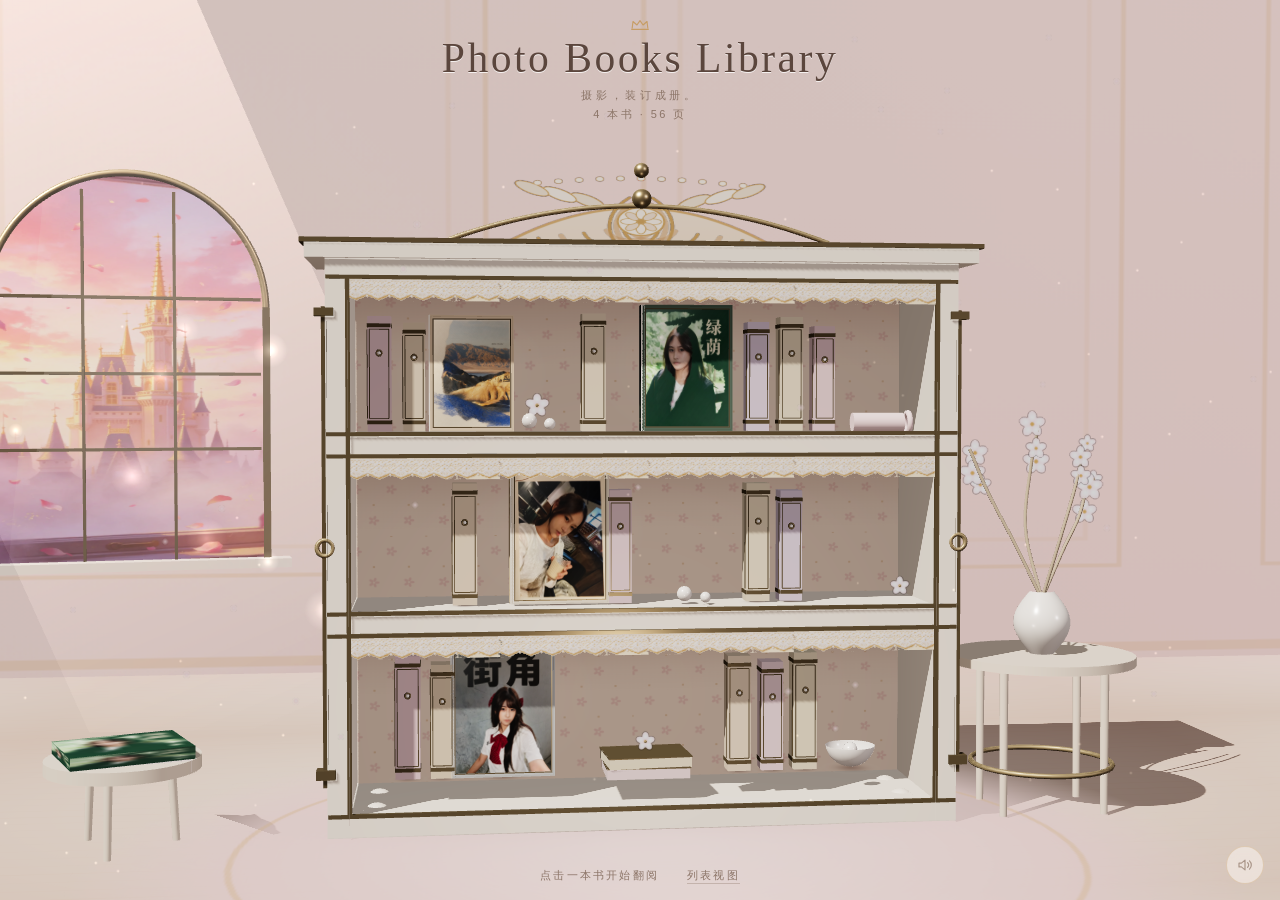
<file: index.html>
<!doctype html>
<html lang="zh-CN">
  <head>
    <meta charset="utf-8" />
    <meta name="viewport" content="width=device-width, initial-scale=1, viewport-fit=cover" />
    <meta name="theme-color" content="#f9eeea" />
    <meta name="description" content="三本照片书，摆在奶油色的书架上。" />
    <title>Photo Books Library</title>
    <link rel="icon" href="data:," />
    <link rel="stylesheet" href="shelf.css" />
  </head>
  <body>
    <div id="stage" role="img" aria-label="一个奶油色雕花书柜，上面摆着三本照片书。"></div>

    <header class="masthead">
      <svg class="crown" viewBox="0 0 24 16" fill="none" stroke="currentColor" stroke-width="1.3" aria-hidden="true">
        <path d="M2 13h20M3 12l1-8 4.5 4L12 3l3.5 5L20 4l1 8" stroke-linejoin="round" />
      </svg>
      <h1>Photo Books Library</h1>
      <p>摄影，装订成册。</p>
      <p class="count" id="count"></p>
    </header>

    <div id="book-label" aria-hidden="true"></div>

    <footer class="footer">
      <span>点击一本书开始翻阅</span>
      <a href="library.html">列表视图</a>
    </footer>

    <nav id="book-links" aria-label="书架上的书"></nav>

    <div id="fallback" hidden>
      <h2>这个浏览器暂时不能显示 3D 书架</h2>
      <p>需要开启 WebGL。也可以使用 <a href="library.html">列表视图</a>。</p>
    </div>

    <div id="loading">
      <div class="dots" aria-hidden="true"><i></i><i></i><i></i></div>
      <p>正在整理书架</p>
    </div>

    <script src="assets/vendor/three-r128.min.js"></script>
    <script type="module" src="bgm.js"></script>
    <script type="module">
      import("./shelf3d.js").catch((err) => {
        console.error(err);
        document.getElementById("fallback").hidden = false;
        const loading = document.getElementById("loading");
        if (loading) loading.hidden = true;
      });
      import("./books.js").then(({ books }) => {
        const n = books.filter((b) => b.dir);
        const pages = n.reduce((s, b) => s + (b.pageCount || 0), 0);
        document.getElementById("count").textContent = `${n.length} 本书 · ${pages} 页`;
      });
    </script>
  </body>
</html>
</file>
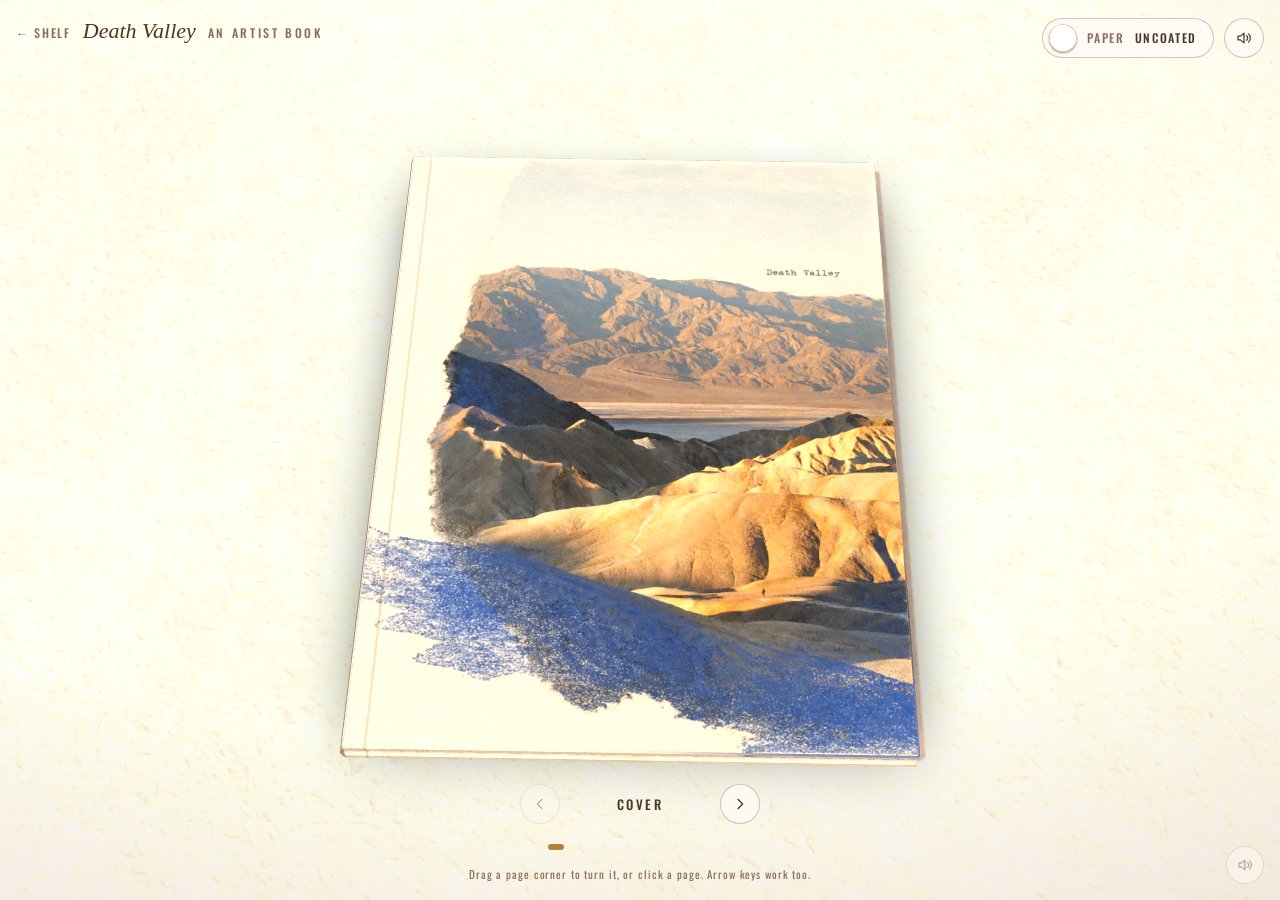
<file: books/death-valley/index.html>
<!doctype html>
<html lang="en">
<head>
<meta charset="utf-8">
<meta name="viewport" content="width=device-width, initial-scale=1, viewport-fit=cover">
<meta name="description" content="Photobook — an artist book in a tactile 3D hardcover reader.">
<title>Photobook — artist book</title>
<link rel="icon" href="data:,">
<link rel="stylesheet" href="book.css">
</head>
<body>
<div id="stage" aria-label="A hardcover photobook titled Photobook, lying on a desk" role="img"></div>
<div class="vignette"></div>

<header class="top">
  <div class="brand"><a class="back" href="../../index.html" aria-label="Back to the bookshelf">← Shelf</a><span class="book-title">Photobook</span><span class="en">an artist book</span></div>
  <div class="right">
  <div class="paper">
    <button id="paperBtn" class="pill" type="button" aria-haspopup="menu" aria-expanded="false" aria-controls="paperMenu" title="Paper stock (P)">
      <span class="sw" id="paperSw" aria-hidden="true"></span><span class="lbl">Paper</span><span id="paperName">Uncoated</span>
    </button>
    <div id="paperMenu" class="menu" role="menu" aria-label="Paper stock" hidden></div>
  </div>
  <button id="sound" class="icon-btn" aria-pressed="true" aria-label="Page sounds" title="Page sounds">
    <svg viewBox="0 0 24 24" fill="none" stroke="currentColor" stroke-width="1.6" stroke-linecap="round" stroke-linejoin="round" aria-hidden="true">
      <path d="M4 9.5h3.2L12 5.5v13l-4.8-4H4z"/>
      <path class="wave" d="M15.5 9a4 4 0 0 1 0 6M18 6.5a7.5 7.5 0 0 1 0 11"/>
      <path class="mute" d="M16 9.5l5 5M21 9.5l-5 5"/>
    </svg>
  </button>
  </div>
</header>

<nav class="dock" aria-label="Book navigation">
  <div class="row">
    <button id="prev" class="icon-btn" aria-label="Previous page" title="Previous page">
      <svg viewBox="0 0 24 24" fill="none" stroke="currentColor" stroke-width="1.8" stroke-linecap="round" stroke-linejoin="round" aria-hidden="true"><path d="M14.5 6l-6 6 6 6"/></svg>
    </button>
    <div class="where" id="label">Cover</div>
    <button id="next" class="icon-btn" aria-label="Next page" title="Next page">
      <svg viewBox="0 0 24 24" fill="none" stroke="currentColor" stroke-width="1.8" stroke-linecap="round" stroke-linejoin="round" aria-hidden="true"><path d="M9.5 6l6 6-6 6"/></svg>
    </button>
  </div>
  <div class="dots" id="dots"></div>
  <p class="hint" id="hint">Drag a page corner to turn it, or click a page. Arrow keys work too.</p>
</nav>

<div class="loader" id="loader">
  <div class="loader-in">
    <div class="book-title">Photobook</div>
    <div class="bar"><i id="bar"></i></div>
    <p id="loadtext">Loading pages</p>
  </div>
</div>
<div class="sr" aria-live="polite" id="live"></div>
<script src="assets/vendor/three-r128.min.js"></script>
<script src="book-data.js"></script>
<script src="book.js"></script>
<script type="module" src="../../bgm.js"></script>
</body>
</html>
</file>
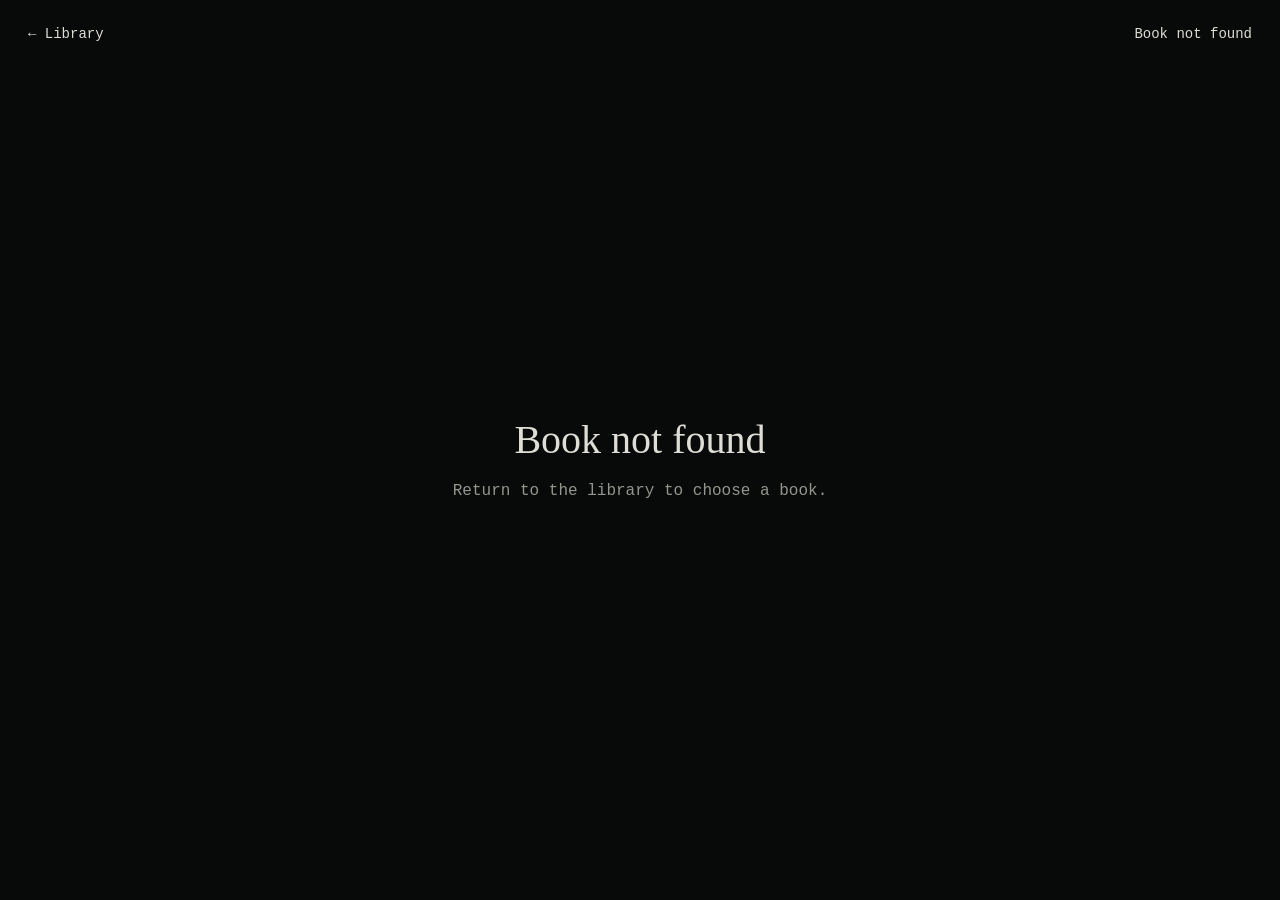
<file: book.html>
<!doctype html>
<html lang="en">
  <head>
    <meta charset="utf-8" />
    <meta name="viewport" content="width=device-width, initial-scale=1" />
    <meta name="theme-color" content="#080909" />
    <meta name="description" content="An empty mock book in the photo library example." />
    <title>Book — Photo Books Library</title>
    <link rel="icon" href="data:," />
    <link rel="stylesheet" href="book.css" />
    <script type="module" src="book.js"></script>
  </head>
  <body>
    <header class="reader-header">
      <a href="./index.html">← Library</a>
      <span id="reader-title"></span>
    </header>
    <main class="empty-book">
      <h1 id="empty-title">Empty book</h1>
      <p id="empty-description">No pages yet.</p>
      <noscript>Enable JavaScript to load this book’s title.</noscript>
    </main>
  </body>
</html>
</file>
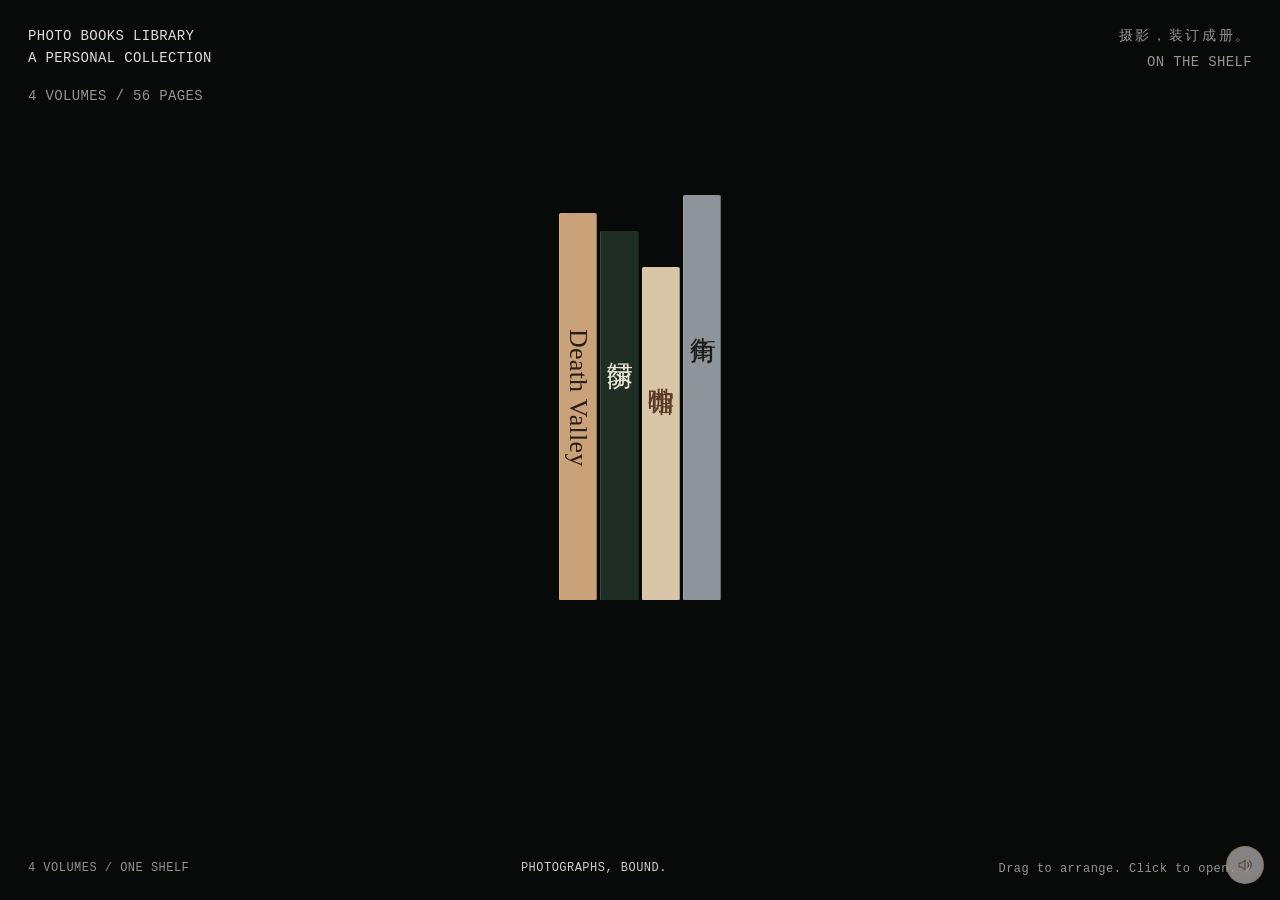
<file: library.html>
<!doctype html>
<html lang="en">
  <head>
    <meta charset="utf-8" />
    <meta name="viewport" content="width=device-width, initial-scale=1" />
    <meta name="theme-color" content="#080909" />
    <meta name="description" content="A bookshelf example with three empty mock books." />
    <title>列表视图 — Photo Books Library</title>
    <link rel="icon" href="data:," />
    <link rel="stylesheet" href="collection.css" />
    <script type="module" src="collection.js"></script>
  </head>
  <body>
    <main class="library-shell">
      <header class="masthead">
        <div>
          <h1>Photo Books Library</h1>
          <p>A personal collection</p>
          <p class="masthead__count" id="book-count"></p>
          <button class="order-reset" type="button" hidden>Reset order ↺</button>
        </div>
        <p class="masthead__aside">
          <span lang="zh-CN">摄影，装订成册。</span>
          On the shelf
        </p>
      </header>
      <div class="shelf-stage">
        <div class="shelf-viewport">
          <ol class="shelf" aria-label="All photobooks"></ol>
        </div>
      </div>
      <footer class="library-footer">
        <div class="shelf-scroll-cue">
          <span class="scroll-label"></span>
          <span class="shelf-progress" aria-hidden="true" hidden><span></span></span>
        </div>
        <span class="footer-selection" aria-hidden="true">PHOTOGRAPHS, BOUND.</span>
        <span class="footer-note">
          <span class="desktop-note">Drag to arrange. Click to open. ↗</span>
          <span class="mobile-note">Hold &amp; drag to arrange</span>
        </span>
      </footer>
      <noscript><p class="no-script">Enable JavaScript to view the bookshelf.</p></noscript>
    </main>
    <p id="shelf-help" class="sr-only">
      Drag a book to rearrange the shelf. On touch screens, hold before dragging.
      Use Left, Right, Home, and End to browse. Hold Shift with these keys to move
      a book. Press Enter to open it. Escape cancels a move or hides the preview.
    </p>
    <p id="shelf-status" class="sr-only" role="status" aria-live="polite" aria-atomic="true"></p>
    <figure class="cover-preview" aria-hidden="true">
      <div class="cover-preview__book"><span class="cover-preview__title"></span></div>
      <figcaption>Empty book</figcaption>
    </figure>
    <script type="module" src="bgm.js"></script>
  </body>
</html>
</file>
<file: shelf.css>
:root {
  --cream: #f9f0ea;
  --ink: #4a3a33;
  --ink-soft: #8c7568;
  --gold: #c69a5c;
  --blush: #f0d3d8;
  --serif: "Songti SC", "SongTi", Georgia, "Times New Roman", serif;
  --label: "Oswald", "Arial Narrow", "Helvetica Neue", Arial, sans-serif;
}

* { box-sizing: border-box; }
html, body { height: 100%; }
body {
  margin: 0;
  overflow: hidden;
  background:
    radial-gradient(120% 80% at 20% 0%, #fff8f2 0%, #f9e9e6 42%, #f3dedd 70%, #efd4d6 100%);
  color: var(--ink);
  font-family: var(--serif);
  -webkit-font-smoothing: antialiased;
}

#stage { position: fixed; inset: 0; }
#stage canvas { display: block; width: 100%; height: 100%; touch-action: none; outline: none; }

.masthead {
  position: fixed;
  top: max(18px, env(safe-area-inset-top, 0px));
  left: 0;
  right: 0;
  text-align: center;
  pointer-events: none;
  z-index: 3;
}
.masthead h1 {
  margin: 0;
  font-size: clamp(1.5rem, 3.4vw, 2.6rem);
  font-weight: 400;
  letter-spacing: 0.06em;
  color: #5b463d;
  text-shadow: 0 1px 0 rgba(255, 255, 255, 0.75);
}
.masthead .crown {
  display: block;
  margin: 0 auto 2px;
  width: 22px;
  height: 14px;
  color: var(--gold);
  opacity: 0.9;
}
.masthead p {
  margin: 6px 0 0;
  font-family: var(--label);
  font-size: 11px;
  letter-spacing: 0.34em;
  text-transform: uppercase;
  color: var(--ink-soft);
}
.masthead .count { margin-top: 4px; letter-spacing: 0.22em; }

.footer {
  position: fixed;
  bottom: max(16px, env(safe-area-inset-bottom, 0px));
  left: 0;
  right: 0;
  display: flex;
  justify-content: center;
  gap: 28px;
  font-family: var(--label);
  font-size: 11px;
  letter-spacing: 0.2em;
  text-transform: uppercase;
  color: var(--ink-soft);
  pointer-events: none;
  z-index: 3;
}
.footer a { color: inherit; pointer-events: auto; text-decoration: none; border-bottom: 1px solid rgba(140, 117, 104, 0.35); }
.footer a:hover { color: var(--ink); }

/* hover label, positioned by shelf3d.js */
#book-label {
  position: fixed;
  left: 0;
  top: 0;
  z-index: 4;
  padding: 7px 14px 8px;
  border-radius: 999px;
  background: rgba(255, 250, 246, 0.9);
  border: 1px solid rgba(198, 154, 92, 0.45);
  box-shadow: 0 6px 18px rgba(120, 82, 70, 0.16);
  color: #5b463d;
  font-family: var(--serif);
  font-size: 14px;
  letter-spacing: 0.06em;
  white-space: nowrap;
  opacity: 0;
  visibility: hidden;
  transition: opacity 0.22s, visibility 0.22s;
  pointer-events: none;
}
#book-label.is-visible { opacity: 1; visibility: visible; }

/* loading veil */
#loading {
  position: fixed;
  inset: 0;
  display: grid;
  place-content: center;
  gap: 14px;
  justify-items: center;
  background: radial-gradient(90% 70% at 50% 40%, #fffaf6 0%, #f7e6e3 70%, #f1d9da 100%);
  z-index: 6;
  transition: opacity 0.6s;
}
#loading.is-done { opacity: 0; }
#loading p { margin: 0; font-size: 14px; letter-spacing: 0.24em; color: var(--ink-soft); }
#loading .dots { display: flex; gap: 8px; }
#loading .dots i {
  width: 7px; height: 7px; border-radius: 50%;
  background: var(--gold);
  opacity: 0.35;
  animation: pulse 1.2s infinite;
}
#loading .dots i:nth-child(2) { animation-delay: 0.15s; }
#loading .dots i:nth-child(3) { animation-delay: 0.3s; }
@keyframes pulse { 0%, 100% { opacity: 0.25; transform: translateY(0); } 50% { opacity: 0.9; transform: translateY(-3px); } }

/* fallback when WebGL is unavailable */
#fallback {
  position: fixed;
  inset: 0;
  display: grid;
  place-content: center;
  gap: 12px;
  justify-items: center;
  text-align: center;
  padding: 24px;
  background: #f9eeea;
  z-index: 5;
}
#fallback[hidden] { display: none; }
#fallback a { color: var(--ink); }

/* screen-reader / keyboard book list */
#book-links {
  position: fixed;
  left: -9999px;
  top: 0;
  display: flex;
  flex-direction: column;
}
#book-links a:focus-visible {
  position: fixed;
  left: 16px;
  top: 16px;
  padding: 8px 12px;
  background: #fff;
  border: 1px solid var(--gold);
  border-radius: 6px;
  z-index: 9;
}

@media (max-width: 720px) {
  .masthead h1 { font-size: 1.4rem; }
  .masthead p { letter-spacing: 0.22em; font-size: 10px; }
  .footer { gap: 16px; font-size: 10px; }
}

@media (prefers-reduced-motion: reduce) {
  #loading .dots i { animation: none; opacity: 0.6; }
}
</file>
<file: books/death-valley/book.css>
@font-face { font-family: Oswald; font-style: normal; font-weight: 400; font-display: swap; src: url("assets/fonts/oswald-400.ttf") format("truetype"); }
@font-face { font-family: Oswald; font-style: normal; font-weight: 500; font-display: swap; src: url("assets/fonts/oswald-500.ttf") format("truetype"); }

  /* Layout: one fixed WebGL desk scene, a thin brand line on top, a navigation dock at the bottom.
     Deliberately single-theme: a book lying on dark felt under a warm lamp. */
  :root {
    --desk: #f3e2da;
    --ink: #4a3529;
    --muted: #8a6c5d;
    --line: rgba(126, 92, 70, 0.34);
    --glass: rgba(255, 250, 245, 0.88);
    --accent: #b0843c;
    --font-title: Georgia, "Times New Roman", serif;
    --font-label: "Oswald", "Arial Narrow", "Helvetica Neue", Arial, sans-serif;
    color-scheme: light;
  }
  html, body { height: 100%; }
  body {
    margin: 0;
    overflow: hidden;
    background: var(--desk);
    color: var(--ink);
    font-family: var(--font-label);
    -webkit-font-smoothing: antialiased;
  }
  #stage { position: fixed; inset: 0; }
  #stage canvas { display: block; width: 100%; height: 100%; touch-action: none; outline: none; }
  .vignette {
    position: fixed; inset: 0; pointer-events: none;
    background:
      radial-gradient(120% 90% at 42% 36%, transparent 52%, rgba(210, 176, 168, 0.42) 100%);
  }

  .top {
    position: fixed; top: 0; left: 0; right: 0;
    display: flex; justify-content: space-between; align-items: flex-start; gap: 16px;
    padding-top: calc(18px + env(safe-area-inset-top, 0px));
    padding-left: max(16px, env(safe-area-inset-left, 0px));
    padding-right: max(16px, env(safe-area-inset-right, 0px));
    pointer-events: none;
  }
  .brand { display: flex; align-items: baseline; gap: 12px; }
  .brand .book-title { font-family: var(--font-title); font-style: italic; font-weight: 400; font-size: 22px; line-height: 1.2; }
  .brand .en { font-weight: 500; font-size: 12px; letter-spacing: 0.22em; text-transform: uppercase; color: var(--muted); }
  .top button, .top .menu { pointer-events: auto; }
  .brand .back {
    pointer-events: auto; color: var(--muted); text-decoration: none;
    font: 500 12px/1 var(--font-label); letter-spacing: 0.14em; text-transform: uppercase;
  }
  .brand .back:hover { color: var(--ink); }
  .brand .back:focus-visible { outline: 2px solid var(--accent); outline-offset: 4px; }
  .right { display: flex; align-items: flex-start; gap: 10px; }

  .paper { position: relative; }
  .pill {
    height: 40px; border-radius: 20px; padding: 0 16px 0 6px;
    display: flex; align-items: center; gap: 10px;
    border: 1px solid var(--line); background: var(--glass); color: var(--ink);
    -webkit-backdrop-filter: blur(8px); backdrop-filter: blur(8px);
    font: 500 12px/1 var(--font-label); letter-spacing: 0.14em; text-transform: uppercase;
    cursor: pointer; transition: border-color .2s;
  }
  .pill:hover { border-color: rgba(212, 68, 43, 0.75); }
  .pill:focus-visible, .opt:focus-visible { outline: 2px solid var(--accent); outline-offset: 2px; }
  .pill .lbl { color: var(--muted); }
  .pill[aria-busy="true"] #paperName { opacity: 0.55; }
  .sw {
    flex: none; width: 28px; height: 28px; border-radius: 50%;
    background-size: 260%; background-position: center;
    box-shadow: inset 0 0 0 1px rgba(0, 0, 0, 0.28), 0 1px 2px rgba(0, 0, 0, 0.4);
    filter: contrast(1.9) brightness(1.04);
  }
  .menu {
    position: absolute; right: 0; top: 48px; z-index: 4;
    width: min(288px, calc(100vw - 32px));
    display: grid; gap: 2px; padding: 6px;
    border-radius: 14px; border: 1px solid var(--line);
    background: rgba(27, 25, 22, 0.94);
    -webkit-backdrop-filter: blur(12px); backdrop-filter: blur(12px);
    box-shadow: 0 18px 40px rgba(0, 0, 0, 0.45);
  }
  .menu[hidden] { display: none; }
  .opt {
    display: grid; grid-template-columns: 44px 1fr; align-items: center; gap: 12px;
    padding: 8px; border: 0; border-radius: 10px; background: none; color: var(--ink);
    text-align: left; cursor: pointer; font: inherit;
  }
  .opt:hover { background: rgba(236, 229, 216, 0.06); }
  .opt[aria-checked="true"] { background: rgba(212, 68, 43, 0.16); }
  .opt .sw { width: 44px; height: 44px; }
  .opt .txt { display: grid; gap: 4px; min-width: 0; }
  .opt b { font-weight: 500; font-size: 14px; letter-spacing: 0.05em; }
  .opt .spec { font-size: 11px; letter-spacing: 0.06em; color: var(--muted); }

  .icon-btn {
    width: 40px; height: 40px; border-radius: 50%;
    display: grid; place-items: center;
    border: 1px solid var(--line); background: var(--glass); color: var(--ink);
    -webkit-backdrop-filter: blur(8px); backdrop-filter: blur(8px);
    cursor: pointer; padding: 0;
    transition: border-color .2s, color .2s, opacity .2s;
  }
  .icon-btn:hover { border-color: rgba(212, 68, 43, 0.75); }
  .icon-btn:focus-visible, .dot:focus-visible { outline: 2px solid var(--accent); outline-offset: 3px; }
  .icon-btn:disabled { opacity: 0.35; cursor: default; border-color: var(--line); }
  .icon-btn svg { width: 18px; height: 18px; }
  #sound[aria-pressed="false"] .wave { display: none; }
  #sound[aria-pressed="true"] .mute { display: none; }

  .dock {
    position: fixed; left: 0; right: 0; bottom: 0;
    display: flex; flex-direction: column; align-items: center; gap: 12px;
    padding-bottom: calc(18px + env(safe-area-inset-bottom, 0px));
    padding-left: max(16px, env(safe-area-inset-left, 0px));
    padding-right: max(16px, env(safe-area-inset-right, 0px));
    pointer-events: none;
  }
  .dock > * { pointer-events: auto; }
  .row { display: flex; align-items: center; gap: 14px; }
  .where {
    min-width: 132px; text-align: center;
    font-weight: 500; font-size: 13px; letter-spacing: 0.18em; text-transform: uppercase;
    font-variant-numeric: tabular-nums;
  }
  .dots { display: flex; align-items: center; gap: 2px; flex-wrap: wrap; justify-content: center; }
  .dot {
    width: 22px; height: 22px; padding: 0; border: 0; background: none; cursor: pointer;
    display: grid; place-items: center;
  }
  .dot::before {
    content: ""; width: 6px; height: 6px; border-radius: 3px; background: rgba(236, 229, 216, 0.3);
    transition: width .25s, background .25s;
  }
  .dot:hover::before { background: rgba(236, 229, 216, 0.7); }
  .dot[aria-current="true"]::before { width: 16px; background: var(--accent); }

  .hint {
    margin: -4px 0 0; max-width: 100%; text-align: center;
    font-size: 11px; letter-spacing: 0.08em; color: var(--muted);
    pointer-events: none; transition: opacity .8s;
  }
  .hint.gone { opacity: 0; }

  .loader {
    position: fixed; inset: 0; display: grid; place-items: center; background: var(--desk);
    transition: opacity .9s ease; z-index: 5;
  }
  .loader.done { opacity: 0; pointer-events: none; }
  .loader-in { display: grid; justify-items: center; gap: 14px; padding-inline: 16px; text-align: center; }
  .loader .book-title { font-family: var(--font-title); font-style: italic; font-size: 34px; color: var(--ink); }
  .bar { width: 160px; height: 2px; background: var(--line); overflow: hidden; }
  .bar i { display: block; height: 100%; width: 0; background: var(--accent); transition: width .25s; }
  .loader p { margin: 0; font-size: 11px; letter-spacing: 0.2em; text-transform: uppercase; color: var(--muted); font-variant-numeric: tabular-nums; }
  .sr { position: absolute; width: 1px; height: 1px; overflow: hidden; clip: rect(0 0 0 0); white-space: nowrap; }

  @media (max-width: 520px) {
    .brand .en { display: none; }
    .brand { max-width: 42%; }
    .brand .book-title { font-size: 18px; }
    .right { flex-shrink: 0; gap: 6px; }
    .pill { padding-right: 10px; gap: 6px; letter-spacing: 0.06em; }
    #paperName { max-width: 74px; overflow: hidden; text-overflow: ellipsis; white-space: nowrap; }
    .pill .lbl { display: none; }
  }
  @media (prefers-reduced-motion: reduce) {
    .loader, .hint, .dot::before { transition: none; }
  }
</file>
<file: book.css>
:root {
  color-scheme: dark;
  background: #080909;
  color: #dfded6;
  font-family: "Courier New", monospace;
  font-synthesis: none;
}

* { box-sizing: border-box; }
body { margin: 0; }

.reader-header {
  display: flex;
  justify-content: space-between;
  flex-wrap: wrap;
  gap: 16px;
  padding: 26px 28px;
  font-size: 0.875rem;
}

.reader-header a {
  color: inherit;
  text-decoration: none;
}

.reader-header a:hover { text-decoration: underline; }
.reader-header a:focus-visible { outline: 1px solid; outline-offset: 6px; }

.empty-book {
  display: grid;
  align-content: center;
  justify-items: center;
  min-height: calc(100svh - 100px);
  padding: 28px;
  text-align: center;
}

.empty-book h1 {
  margin: 0;
  font-family: Georgia, "Times New Roman", serif;
  font-size: clamp(1.75rem, 5vw, 2.5rem);
  font-weight: 400;
}

.empty-book p { color: #94968e; line-height: 1.6; }
</file>
<file: collection.css>
:root {
  color-scheme: dark;
  background: #080909;
  color: #dfded6;
  font-family: "Courier New", monospace;
  font-synthesis: none;
  --gutter: 28px;
  --footer: 64px;
  --cover-height: clamp(100px, 16svh, 150px);
  --preview-gap: 36px;
  --preview-space: calc(var(--cover-height) + var(--preview-gap) + 44px + var(--footer) + 12px);
  --header-clearance: 150px;
}

* { box-sizing: border-box; }
body { margin: 0; }
[hidden] { display: none !important; }
button, a { -webkit-tap-highlight-color: transparent; color: inherit; }
button { font: inherit; }

.sr-only {
  position: absolute;
  width: 1px;
  height: 1px;
  padding: 0;
  margin: -1px;
  overflow: hidden;
  clip-path: inset(50%);
  white-space: nowrap;
}

.library-shell {
  position: relative;
  height: max(600px, 100svh);
  isolation: isolate;
  overflow: hidden;
}

.masthead {
  position: absolute;
  z-index: 3;
  top: 26px;
  left: var(--gutter);
  right: var(--gutter);
  display: flex;
  align-items: flex-start;
  justify-content: space-between;
  gap: 20px;
  pointer-events: none;
  font-size: 0.875rem;
  line-height: 1.55;
  letter-spacing: 0.025em;
  text-transform: uppercase;
}

.masthead h1 { margin: 0; font-size: inherit; font-weight: 400; }
.masthead p { margin: 0; }
.masthead .masthead__count { margin-top: 17px; color: #94968e; }
.masthead__aside { text-align: right; color: #94968e; }
.masthead__aside span { display: block; margin-bottom: 4px; letter-spacing: 0.19em; }

.shelf-stage { position: absolute; inset: 0 0 var(--preview-space); }

.shelf-viewport {
  position: absolute;
  inset: 0;
  overflow-x: auto;
  overflow-y: hidden;
  scrollbar-width: none;
  overscroll-behavior-x: contain;
  touch-action: pan-x pan-y;
}

.shelf-viewport::-webkit-scrollbar { display: none; }

.shelf {
  position: relative;
  display: flex;
  align-items: flex-end;
  justify-content: center;
  gap: 3px;
  width: max-content;
  min-width: 100%;
  height: 100%;
  margin: 0;
  padding: 0 var(--gutter);
  list-style: none;
  user-select: none;
  -webkit-user-select: none;
  animation: shelf-arrive 0.6s both;
}

.volume {
  position: relative;
  flex: none;
  width: clamp(36px, 3vw, 48px);
  height: calc((max(600px, 100svh) - var(--preview-space) - var(--header-clearance)) * var(--height));
  min-height: 120px;
}

.volume__link {
  position: relative;
  display: block;
  width: 100%;
  height: 100%;
  outline: none;
  text-decoration: none;
  cursor: grab;
  touch-action: none;
  -webkit-touch-callout: none;
}

.binding {
  position: absolute;
  display: block;
  inset: 0;
  overflow: hidden;
  background: var(--paper);
  color: var(--ink);
  border-radius: 2px 2px 1px 1px;
  box-shadow: inset 1px 0 0 #ffffff24, inset -1px 0 0 #0004;
  transition: transform 0.3s cubic-bezier(0.2, 0.7, 0.2, 1), filter 0.3s;
}

.binding__title {
  position: absolute;
  left: 50%;
  top: 30%;
  writing-mode: vertical-rl;
  text-orientation: mixed;
  transform: translateX(-50%);
  font-family: Georgia, "Times New Roman", serif;
  font-size: 1.625rem;
  line-height: 1;
  white-space: nowrap;
  font-weight: 400;
  letter-spacing: 0.01em;
}

.volume__link:hover .binding,
.volume__link:focus-visible .binding { transform: translateY(-5px); filter: brightness(1.08); }

.volume__link:focus-visible::after {
  content: "";
  position: absolute;
  inset: -5px;
  border: 1px solid #c3c6b5;
  border-radius: 3px;
}

.library-footer {
  position: absolute;
  z-index: 5;
  bottom: 0;
  left: var(--gutter);
  right: var(--gutter);
  height: var(--footer);
  display: flex;
  align-items: center;
  justify-content: space-between;
  gap: 20px;
  font-size: 0.75rem;
  letter-spacing: 0.04em;
}

.shelf-scroll-cue { display: flex; align-items: center; gap: 18px; color: #92958c; }
.shelf-progress { position: relative; width: 80px; height: 2px; background: #31352f; }
.shelf-progress span { position: absolute; top: 0; height: 100%; background: #c1c6b5; }
.footer-note { color: #92958c; }
.footer-selection { color: #cccfc3; white-space: nowrap; overflow: hidden; text-overflow: ellipsis; }
.mobile-note { display: none; }

.cover-preview {
  position: fixed;
  z-index: 10;
  left: 0;
  top: 0;
  width: calc(var(--cover-height) * 0.75);
  margin: 0;
  pointer-events: none;
  visibility: hidden;
  opacity: 0;
  transform: translateY(16px) scale(0.96);
  transform-origin: 50% 0;
  transition: transform 0.38s cubic-bezier(0.16, 1, 0.3, 1), opacity 0.2s, visibility 0.38s;
  filter: drop-shadow(0 10px 14px #0008);
}

.cover-preview.is-visible { visibility: visible; opacity: 1; transform: translateY(0) scale(1); }

.cover-preview__book {
  display: grid;
  align-items: center;
  height: var(--cover-height);
  padding: 12px;
  background: var(--paper);
  color: var(--ink);
  border-radius: 1px 3px 3px 1px;
  box-shadow: inset 2px 0 0 #0003, 1px 0 0 #fff3, 2px 1px 0 #ffffff1a;
}

.cover-preview__book.has-cover { background-size: cover; background-position: center; }
.cover-preview__book.has-cover .cover-preview__title { visibility: hidden; }

.cover-preview__title { font: 1rem Georgia, "Times New Roman", serif; }
.cover-preview figcaption { margin-top: 10px; color: #c3c0ad; font-size: 0.75rem; }

.volume--placeholder {
  border: 1px dashed #a3aa9070;
  border-radius: 2px;
  background: #a3aa9010;
  box-shadow: inset 0 -2px #c5ceac;
}

.volume--ghost {
  position: fixed;
  z-index: 30;
  left: 0;
  top: 0;
  margin: 0;
  pointer-events: none;
  filter: drop-shadow(9px 12px 12px #0009);
}

.volume--ghost .binding { transform: none; filter: brightness(1.12); }
.is-arranging, .is-arranging * { cursor: grabbing !important; user-select: none !important; }
.is-arranging .volume__link .binding { transform: none; }

.order-reset {
  display: block;
  pointer-events: auto;
  margin: 9px 0 0;
  padding: 0;
  border: 0;
  background: none;
  color: #a9ae9c;
  font-size: 0.875rem;
  cursor: pointer;
  text-decoration: underline;
  text-underline-offset: 4px;
}

.order-reset:hover { color: #e2e5d6; }
.order-reset:focus-visible { outline: 1px solid #c3c6b5; outline-offset: 5px; }
.no-script { position: absolute; top: 40%; left: var(--gutter); right: var(--gutter); text-align: center; }

@keyframes shelf-arrive {
  from { opacity: 0; transform: translateY(22px); }
  to { opacity: 1; transform: translateY(0); }
}

@media (min-width: 1600px) {
  :root { --gutter: 42px; }
}

@media (max-width: 1000px) {
  .footer-selection { display: none; }
}

@media (max-width: 600px) {
  :root { --gutter: 18px; --preview-gap: 28px; }
  .masthead { top: 21px; }
  .masthead__aside, .desktop-note { display: none; }
  .mobile-note { display: inline; }
  .library-footer { gap: 12px; flex-wrap: wrap; align-content: center; }
  .shelf-progress { width: 40px; }
}

@media (prefers-reduced-motion: reduce) {
  *, *::before, *::after { animation: none !important; transition: none !important; scroll-behavior: auto !important; }
  .cover-preview, .cover-preview.is-visible { transform: none; }
}
</file>
